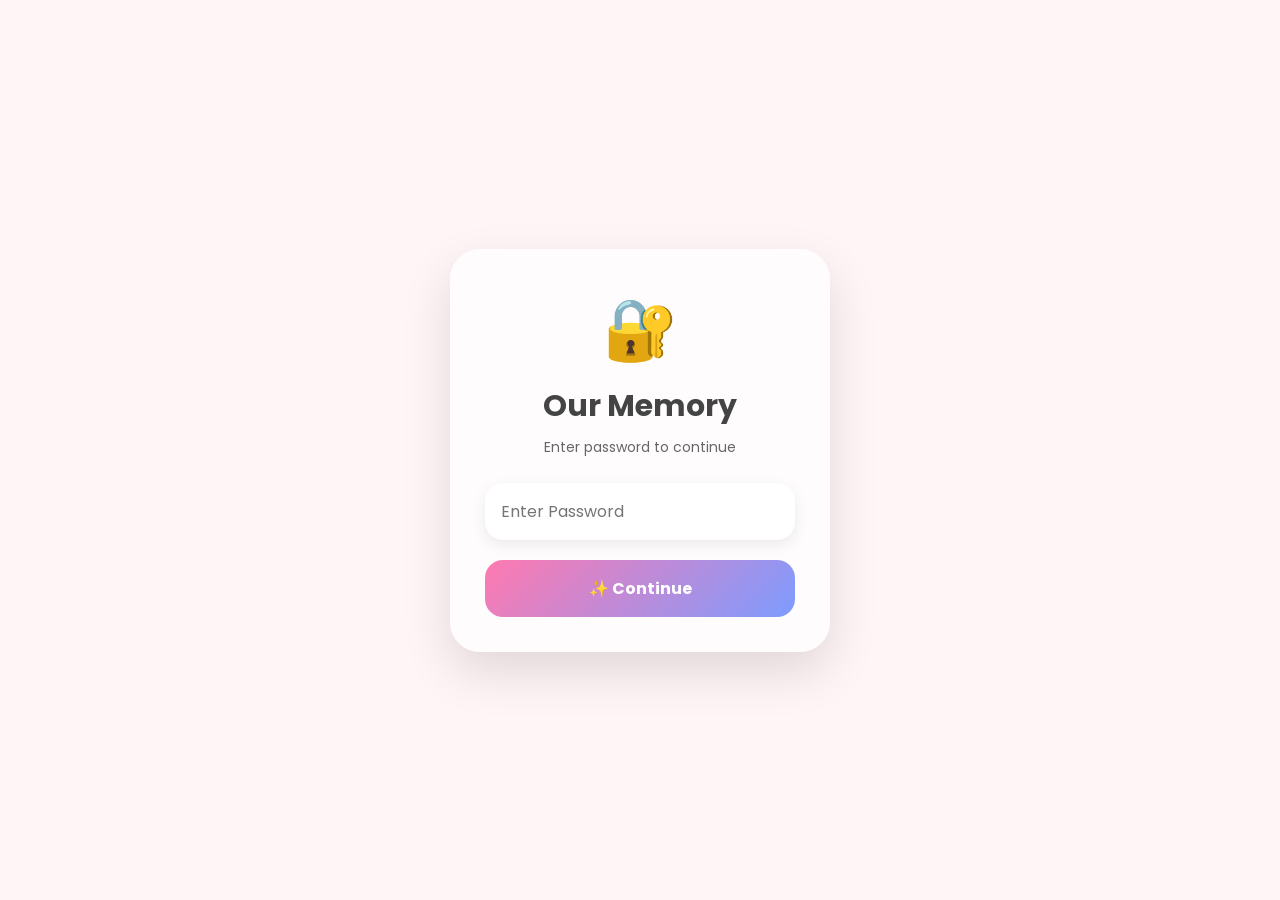
<file: index.html>
<!doctypehtml><html lang=en><meta charset=UTF-8><meta content="width=device-width,initial-scale=1"name=viewport><title>Protected Access</title><link href="https://fonts.googleapis.com/css2?family=Poppins:wght@400;500;600;700&display=swap"rel=stylesheet><style>*{margin:0;padding:0;box-sizing:border-box;font-family:Poppins,sans-serif}body{min-height:100vh;display:flex;justify-content:center;align-items:center;padding:20px;background-color:#fff5f7}.card{width:100%;max-width:380px;padding:35px;text-align:center;border-radius:30px;background:rgba(255,255,255,.7);backdrop-filter:blur(20px);box-shadow:0 20px 50px rgba(0,0,0,.12)}.logo{font-size:60px;margin-bottom:10px}h1{font-size:30px;color:#444;margin-bottom:8px}p{font-size:14px;color:#666;margin-bottom:25px}input{width:100%;padding:16px;border:none;outline:0;border-radius:18px;font-size:16px;margin-bottom:20px;box-shadow:0 5px 15px rgba(0,0,0,.08)}button{width:100%;padding:16px;border:none;cursor:pointer;font-size:16px;font-weight:700;border-radius:18px;color:#fff;background:linear-gradient(135deg,#ff79b0,#7d9cff);transition:.3s}button:hover{transform:translateY(-3px)}@media (max-width:480px){.card{padding:28px 22px}}@media screen and (max-width:480px){body{padding:16px}.card{max-width:100%;padding:28px 22px;border-radius:26px}.logo{font-size:52px}h1{font-size:26px}p{font-size:13px;margin-bottom:20px}input{padding:15px;font-size:16px;margin-bottom:18px}button{padding:15px;font-size:16px}}@media screen and (max-width:320px){body{padding:10px}.card{padding:22px 16px;border-radius:22px}.logo{font-size:44px}h1{font-size:22px}p{font-size:12px}input{padding:14px;font-size:15px}button{padding:14px;font-size:15px}}</style><div class=card><div class=logo>🔐</div><h1>Our Memory</h1><p>Enter password to continue</p><input id=password placeholder="Enter Password"type=password> <button onclick=login()>✨ Continue</button></div><script>const correctHash="99485984c2a2866da8661220b49413d96104c38b1f39635305141555535f1660";async function hashString(e){e=(new TextEncoder).encode(e),e=await crypto.subtle.digest("SHA-256",e);const t=Array.from(new Uint8Array(e));return t.map(e=>e.toString(16).padStart(2,"0")).join("")}async function login(){await hashString(document.getElementById("password").value.trim())===correctHash?(sessionStorage.setItem("access","yes"),window.location.href="main.html"):(alert("❌ Invalid Password"),document.getElementById("password").value="",document.getElementById("password").focus())}document.getElementById("password").addEventListener("keydown",function(e){"Enter"===e.key&&login()})</script>
</file>
